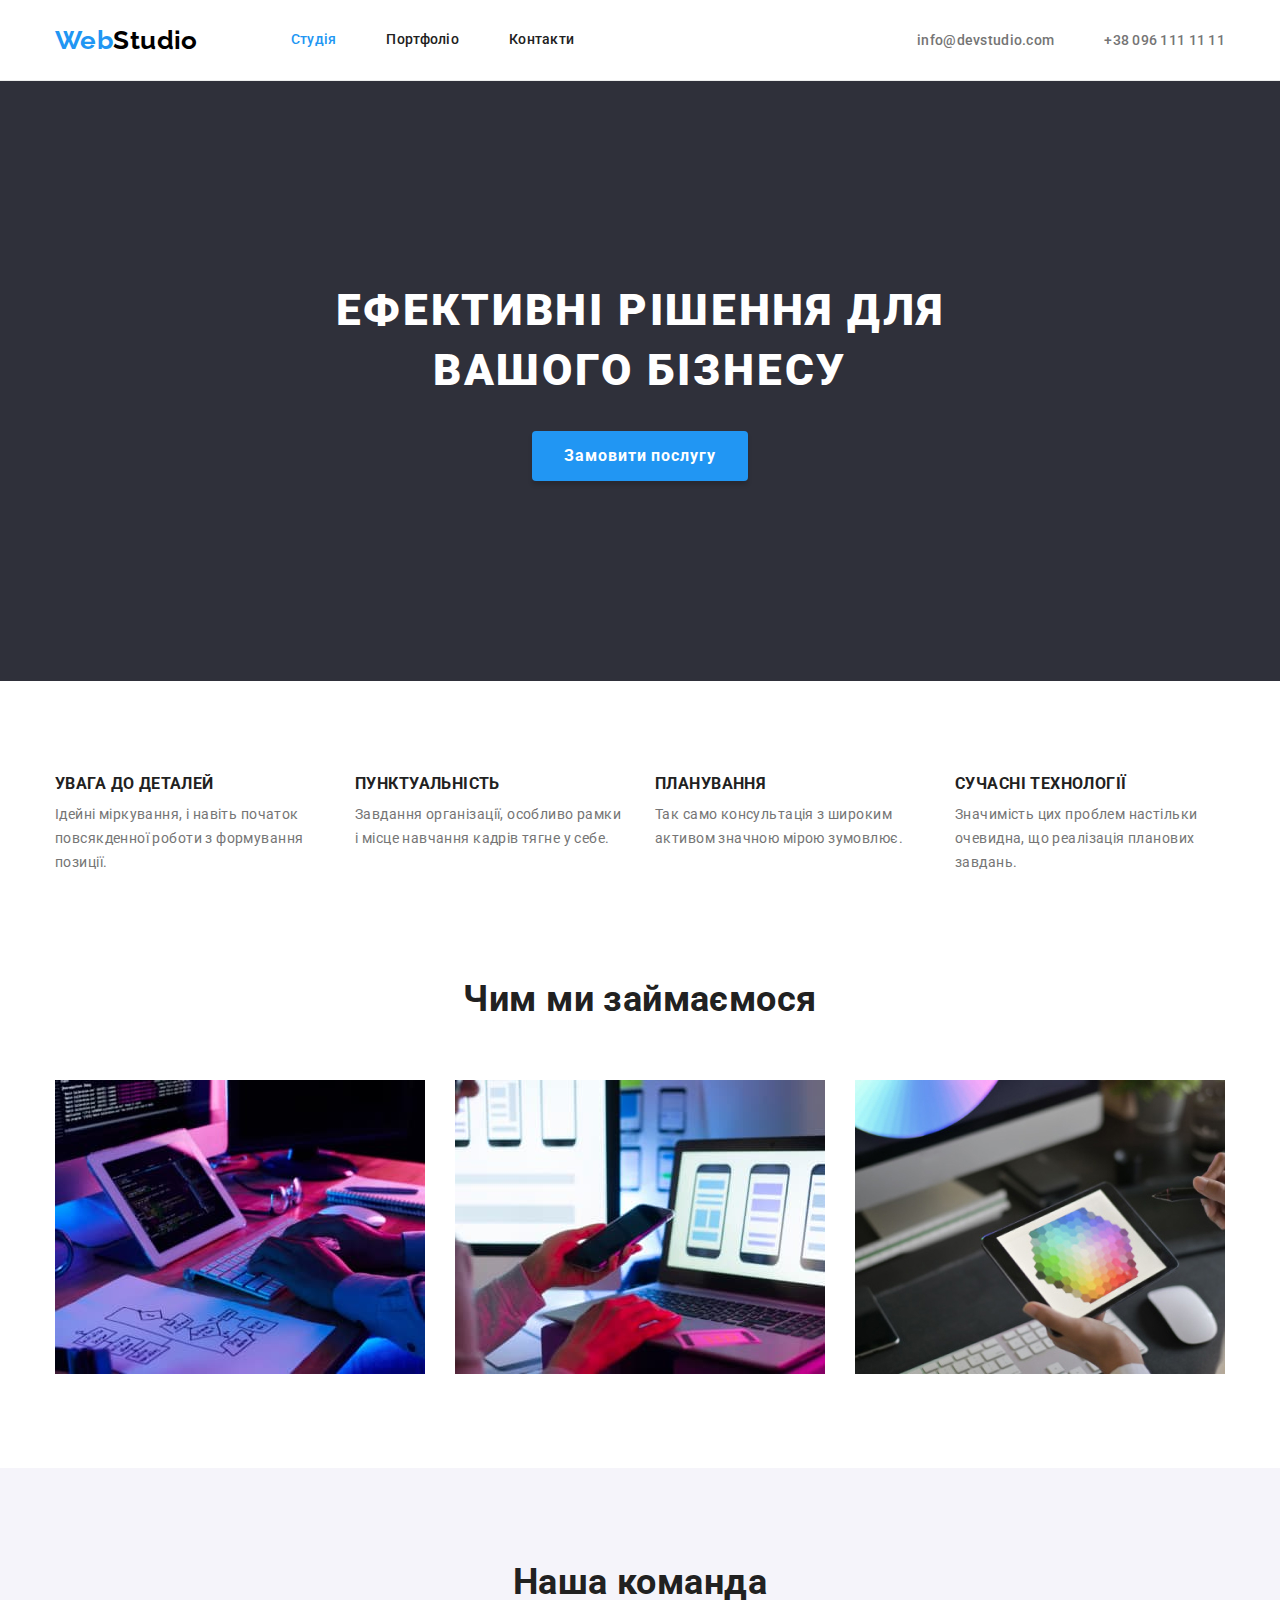
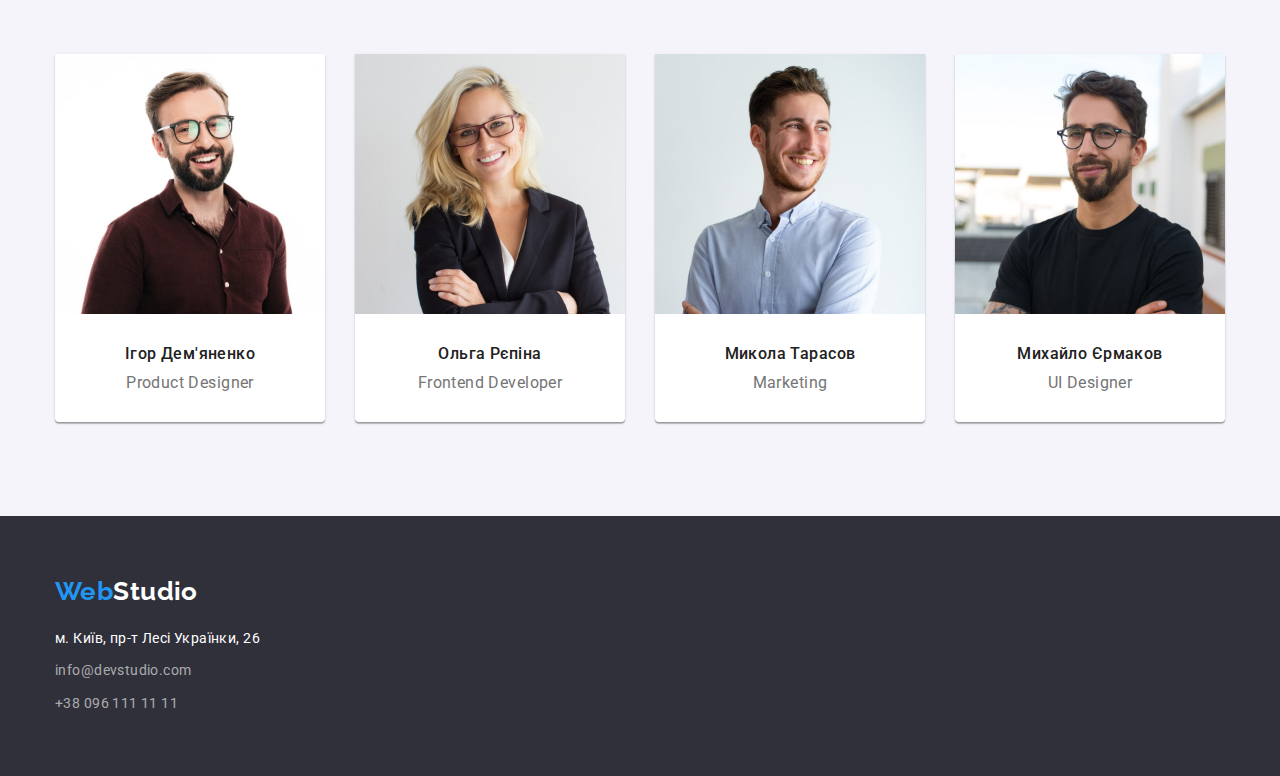
<file: index.html>
<!DOCTYPE html>
<html lang="uk">
  <head>
    <meta charset="UTF-8" />
    <meta http-equiv="X-UA-Compatible" content="IE=edge" />
    <meta name="viewport" content="width=device-width, initial-scale=1.0" />
    <title>studio</title>
    <link rel="preconnect" href="https://fonts.googleapis.com" />
    <link rel="preconnect" href="https://fonts.gstatic.com" crossorigin />
    <link
      href="https://fonts.googleapis.com/css2?family=Raleway:wght@700&family=Roboto:wght@400;500;700;900&display=swap"
      rel="stylesheet"
    />
    <link
      rel="stylesheet"
      href="https://cdnjs.cloudflare.com/ajax/libs/modern-normalize/1.0.0/modern-normalize.min.css"
    />
    <link rel="stylesheet" href="./css/styles.css" />
  </head>
  <body>
    <!-- Шапка -->
    <header class="page-header">
      <div class="container-header container">
        <nav class="navigation">
          <div>
            <a class="logo link" href="./index.html"
              >Web<span class="header-rigth-logo">Studio</span></a
            >
          </div>
          <ul class="menu list">
            <li><a class="menu-link link current" href="./index.html">Студія</a></li>
            <li><a class="menu-link link" href="./portfolio.html">Портфоліо</a></li>
            <li><a class="menu-link link" href="">Контакти</a></li>
          </ul>
        </nav>
        <ul class="contacts-list list">
          <li>
            <a class="contacts-link link" href="mailto:info@devstudio.com">info@devstudio.com</a>
          </li>
          <li>
            <a class="contacts-link link" href="tel:+380961111111">+38 096 111 11 11</a>
          </li>
        </ul>
      </div>
    </header>

    <main>
      <!-- герой -->
      <section class="hero section">
        <div class="container">
          <h1 class="hero-title">Ефективні рішення для вашого бізнесу</h1>
          <button class="hero-btn" type="button">Замовити послугу</button>
        </div>
      </section>

      <!-- Особливості -->
      <section class="features section">
        <div class="container">
          <h2 class="visually-hidden">Наші особливості</h2>
          <ul class="features-list list">
            <li class="features-item">
              <h3 class="feature-title">УВАГА ДО ДЕТАЛЕЙ</h3>
              <p class="feature-description">
                Ідейні міркування, і навіть початок повсякденної роботи з формування позиції.
              </p>
            </li>
            <li class="features-item">
              <h3 class="feature-title">ПУНКТУАЛЬНІСТЬ</h3>
              <p class="feature-description">
                Завдання організації, особливо рамки і місце навчання кадрів тягне у себе.
              </p>
            </li>
            <li class="features-item">
              <h3 class="feature-title">ПЛАНУВАННЯ</h3>
              <p class="feature-description">
                Так само консультація з широким активом значною мірою зумовлює.
              </p>
            </li>
            <li class="features-item">
              <h3 class="feature-title">СУЧАСНІ ТЕХНОЛОГІЇ</h3>
              <p class="feature-description">
                Значимість цих проблем настільки очевидна, що реалізація планових завдань.
              </p>
            </li>
          </ul>
        </div>
      </section>

      <!-- Чим ми займаємося -->
      <section class="section services">
        <div class="container">
          <h2 class="services-title">Чим ми займаємося</h2>
          <ul class="services-list list">
            <li class="service-item">
              <img class="services-img" src="./images/coding.jpg" alt="Розробка ПЗ" width="370" />
            </li>
            <li class="service-item">
              <img
                class="services-img"
                src="./images/testing.jpg"
                alt="Тестування ПЗ"
                width="370"
              />
            </li>
            <li class="service-item">
              <img class="services-img" src="./images/design.jpg" alt="Дизайн" width="370" />
            </li>
          </ul>
        </div>
      </section>

      <!-- Наша команда -->
      <section class="team section">
        <div class="container">
          <h2 class="team-title">Наша команда</h2>
          <ul class="team-list list">
            <li class="team-card">
              <img
                class="team-card-img"
                src="./images/team-card1.jpg"
                alt="Портрет Ігора Дем'яненко"
                width="270"
              />
              <h3 class="team-card-name">Ігор Дем'яненко</h3>
              <p class="team-card-work-position">Product Designer</p>
            </li>
            <li class="team-card">
              <img
                class="team-card-img"
                src="./images/team-card2.jpg"
                alt="Портрет Ольги Рєпіної"
                width="270"
              />
              <h3 class="team-card-name">Ольга Рєпіна</h3>
              <p class="team-card-work-position">Frontend Developer</p>
            </li>
            <li class="team-card">
              <img
                class="team-card-img"
                src="./images/team-card3.jpg"
                alt="Портрет Миколи Тарасова"
                width="270"
              />
              <h3 class="team-card-name">Микола Тарасов</h3>
              <p class="team-card-work-position">Marketing</p>
            </li>
            <li class="team-card">
              <img
                class="team-card-img"
                src="./images/team-card4.jpg"
                alt="Портрет Михайла Єрмакова"
                width="270"
              />
              <h3 class="team-card-name">Михайло Єрмаков</h3>
              <p class="team-card-work-position">UI Designer</p>
            </li>
          </ul>
        </div>
      </section>
    </main>

    <!-- Підвал -->
    <footer class="page-footer">
      <div class="container">
        <a class="logo link" href="./index.html"
          >Web<span class="footer-rigth-logo">Studio</span></a
        >
        <address class="address-contacts">
          <ul class="address-list list">
            <li class="address-item">
              <a
                class="address-map-link link"
                href="https://goo.gl/maps/CPtrU1FHBa2aNyZL9"
                target="_blank"
                rel="noopener noreferrer nofollow"
                >м. Київ, пр-т Лесі Українки, 26</a
              >
            </li>
            <li class="address-item">
              <a class="address-link link" href="mailto:info@devstudio.com">info@devstudio.com</a>
            </li class="address-item">
            <li><a class="address-link link" href="tel:+380961111111">+38 096 111 11 11</a></li>
          </ul>
        </address>
      </div>
    </footer>
  </body>
</html>
</file>
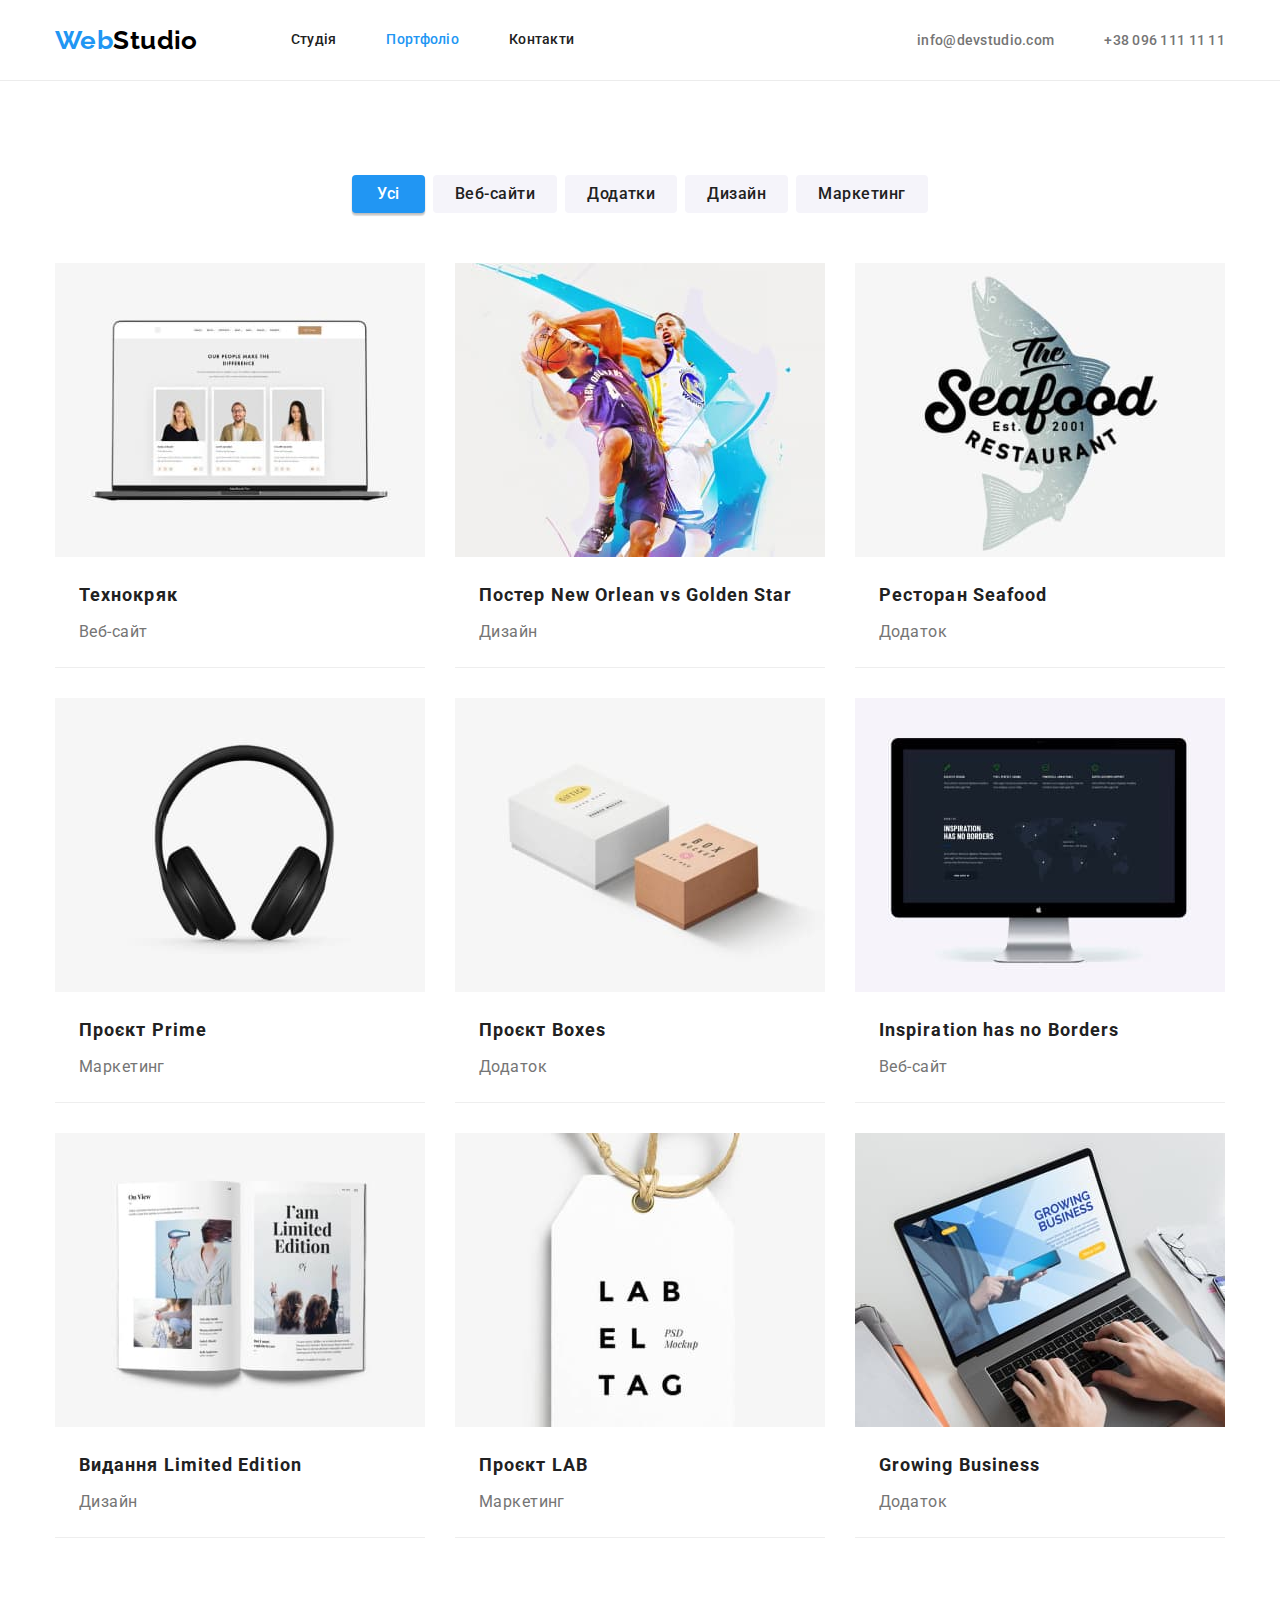
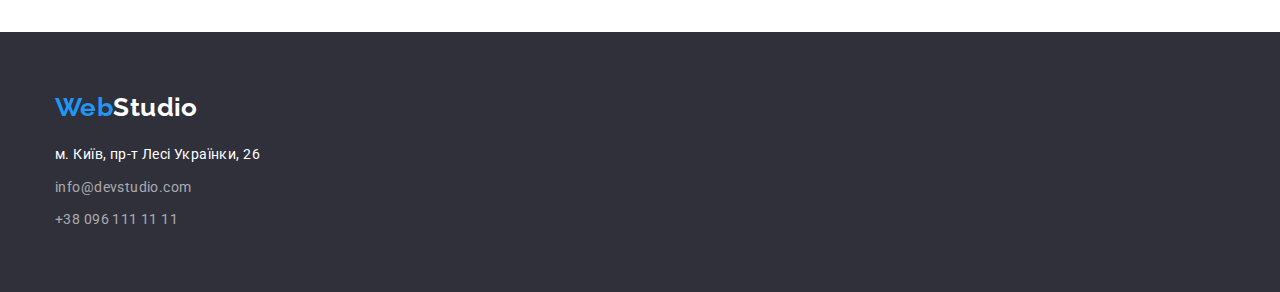
<file: portfolio.html>
<!DOCTYPE html>
<html lang="uk">
  <head>
    <meta charset="UTF-8" />
    <meta http-equiv="X-UA-Compatible" content="IE=edge" />
    <meta name="viewport" content="width=device-width, initial-scale=1.0" />
    <title>portfolio</title>
    <link rel="preconnect" href="https://fonts.googleapis.com" />
    <link rel="preconnect" href="https://fonts.gstatic.com" crossorigin />
    <link
      href="https://fonts.googleapis.com/css2?family=Raleway:wght@700&family=Roboto:wght@400;500;700;900&display=swap"
      rel="stylesheet"
    />
    <link
      rel="stylesheet"
      href="https://cdnjs.cloudflare.com/ajax/libs/modern-normalize/1.0.0/modern-normalize.min.css"
    />
    <link rel="stylesheet" href="./css/styles.css" />
  </head>
  <body>
    <!-- Шапка -->
    <header class="page-header">
      <div class="container container-header">
        <nav class="navigation">
          <div>
            <a class="logo link" href="./index.html"
              >Web<span class="header-rigth-logo">Studio</span></a
            >
          </div>
          <ul class="menu list">
            <li><a class="menu-link link" href="./index.html">Студія</a></li>
            <li><a class="menu-link link current" href="./portfolio.html">Портфоліо</a></li>
            <li><a class="menu-link link" href="">Контакти</a></li>
          </ul>
        </nav>
        <ul class="contacts-list list">
          <li>
            <a class="contacts-link link" href="mailto:info@devstudio.com">info@devstudio.com</a>
          </li>
          <li>
            <a class="contacts-link link" href="tel:+380961111111">+38 096 111 11 11</a>
          </li>
        </ul>
      </div>
    </header>

    <main>
      <!-- Наші проекти -->
      <section class="section">
        <div class="container">
          <h1 class="visually-hidden">Наші проекти</h1>
          <!-- Фільтр робіт -->
          <ul class="filter-list list">
            <li class="filter-item">
              <button class="filter-btn current-btn filter-first-btn" type="button">Усі</button>
            </li>
            <li class="filter-item"><button class="filter-btn" type="button">Веб-сайти</button></li>
            <li class="filter-item"><button class="filter-btn" type="button">Додатки</button></li>
            <li class="filter-item"><button class="filter-btn" type="button">Дизайн</button></li>
            <li class="filter-item"><button class="filter-btn" type="button">Маркетинг</button></li>
          </ul>

          <ul class="projects-list list">
            <li class="project-group">
              <a class="project-link link" href="">
                <img
                  class="project-img images"
                  src="./images/portfolio-project-technokriak.jpg"
                  alt="Веб-сайт Технокряк"
                  width="370"
                />
                <div class="project-title">
                  <h2 class="project-name">Технокряк</h2>
                  <p class="project-type">Веб-сайт</p>
                </div>
              </a>
            </li>
            <li class="project-group">
              <a class="project-link link" href="">
                <img
                  class="project-img images"
                  src="./images/portfolio-project-new-orlean-vs-golden-star.jpg"
                  alt="Дизайн поста Новий Орлеан проти Голден Стар"
                  width="370"
                />
                <div class="project-title">
                  <h2 class="project-name">Постер New Orlean vs Golden Star</h2>
                  <p class="project-type">Дизайн</p>
                </div>
              </a>
            </li>
            <li class="project-group">
              <a class="project-link link" href="">
                <img
                  class="project-img images"
                  src="./images/portfolio-project-seafood.jpg"
                  alt="Логотип додатку Seafood"
                  width="370"
                />
                <div class="project-title">
                  <h2 class="project-name">Ресторан Seafood</h2>
                  <p class="project-type">Додаток</p>
                </div>
              </a>
            </li>
            <li class="project-group">
              <a class="project-link link" href="">
                <img
                  class="project-img images"
                  src="./images/portfolio-project-prime.jpg"
                  alt="Логотип проекту Prime"
                  width="370"
                />
                <div class="project-title">
                  <h2 class="project-name">Проєкт Prime</h2>
                  <p class="project-type">Маркетинг</p>
                </div>
              </a>
            </li>
            <li class="project-group">
              <a class="project-link link" href="">
                <img
                  class="project-img images"
                  src="./images/portfolio-project-boxes.jpg"
                  alt="Логотип додатку Boxes"
                  width="370"
                />
                <div class="project-title">
                  <h2 class="project-name">Проєкт Boxes</h2>
                  <p class="project-type">Додаток</p>
                </div>
              </a>
            </li>
            <li class="project-group">
              <a class="project-link link" href="">
                <img
                  class="project-img images"
                  src="./images/portfolio-project-inspiration-has-no-Borders.jpg"
                  alt="Веб-сайт Inspiration has no Borders"
                  width="370"
                />
                <div class="project-title">
                  <h2 class="project-name">Inspiration has no Borders</h2>
                  <p class="project-type">Веб-сайт</p>
                </div>
              </a>
            </li>
            <li class="project-group">
              <a class="project-link link" href="">
                <img
                  class="project-img images"
                  src="./images/portfolio-project-limited-edition.jpg"
                  alt="Дизайн видання Limited Edition"
                  width="370"
                />
                <div class="project-title">
                  <h2 class="project-name">Видання Limited Edition</h2>
                  <p class="project-type">Дизайн</p>
                </div>
              </a>
            </li>
            <li class="project-group">
              <a class="project-link link" href="">
                <img
                  class="project-img images"
                  src="./images/portfolio-project-lab.jpg"
                  alt="Логотип проєкту LAB"
                  width="370"
                />
                <div class="project-title">
                  <h2 class="project-name">Проєкт LAB</h2>
                  <p class="project-type">Маркетинг</p>
                </div>
              </a>
            </li>
            <li class="project-group">
              <a class="project-link link" href="">
                <img
                  class="project-img images"
                  src="./images/portfolio-project-growing-business.jpg"
                  alt="Додаток Growing Business"
                  width="370"
                />
                <div class="project-title">
                  <h2 class="project-name">Growing Business</h2>
                  <p class="project-type">Додаток</p>
                </div>
              </a>
            </li>
          </ul>
        </div>
      </section>
    </main>

    <!-- Підвал -->
    <footer class="page-footer">
      <div class="container">
        <a class="logo link" href="./index.html"
          >Web<span class="footer-rigth-logo">Studio</span></a
        >
        <address class="address-contacts">
          <ul class="address-list list">
            <li class="address-item">
              <a
                class="address-map-link link"
                href="https://goo.gl/maps/CPtrU1FHBa2aNyZL9"
                target="_blank"
                rel="noopener noreferrer nofollow"
                >м. Київ, пр-т Лесі Українки, 26</a
              >
            </li>
            <li class="address-item">
              <a class="address-link link" href="mailto:info@devstudio.com">info@devstudio.com</a>
            </li class="address-item">
            <li><a class="address-link link" href="tel:+380961111111">+38 096 111 11 11</a></li>
          </ul>
        </address>
      </div>
    </footer>
  </body>
</html>
</file>
<file: css/styles.css>
:root {
 --primary-color: #212121;
 --second-color: #757575;
 --third-color: #FFFFFF;
 --fourth-color: #F5F4FA;
 --active-color: #2196F3;

 --dark-background-color: #2F303A;
 --hero-button-background-active-color: #188CE8;
 
 --address-link-color: rgba(255, 255, 255, 0.6);
}

body {
    font-family: 'Roboto', sans-serif;
    font-size: 14px;
    letter-spacing: 0.03em;
    color: var(--primary-color);
    background-color: var(--third-color);
}

h1, h2, h3, h4, h5
p {
    margin-top: 0;
    margin-bottom: 0;
}

ul,
ol {
    margin-top: 0;
    margin-bottom: 0;
    padding-left: 0;
}

.link {
    text-decoration: none;
}

.list {
    list-style: none;
}

img {
    display: block;
}

button {
    cursor: pointer;
}

.visually-hidden {
    position: absolute;
    white-space: nowrap;
    width: 1px;
    height: 1px;
    overflow: hidden;
    border: 0;
    padding: 0;
    clip: rect(0 0 0 0);
    clip-path: inset(50%);
    margin: -1px;
}

.container {
    width: 1200px;
    margin-left: auto;
    margin-right: auto;
    padding-left: 15px;
    padding-right: 15px;
}

.section {
    padding-top: 94px;
    padding-bottom: 94px;
}

/* ######### HEADER START ######### */
.page-header
{
    border-bottom: 1px solid #ECECEC;
}

.container-header {
    display: flex;
    align-items: center;
}

.navigation {
    display: flex;
    align-items: center;
}
.navigation div {
    margin-right: 93px;
}

.logo {
    font-family: 'Raleway', sans-serif;
    font-style: normal;
    font-weight: 700;
    font-size: 26px;
    line-height: 1.19;
    color: var(--active-color);
}

.header-rigth-logo {
    color: #000000;
}

.menu {
    display: flex;
}

.menu li:not(:last-child),
.contacts-list li:not(:last-child) {
    margin-right: 50px;
}

.menu-link {
    display: block;
    padding-top: 32px;
    padding-bottom: 32px;
    font-weight: 500;
    line-height: 1.14;
    letter-spacing: 0.02em;
    color: inherit;
}

.menu-link:hover,
.menu-link:focus,
.contacts-link:hover,
.contacts-link:focus,
.current {
    color: var(--active-color);
}

.contacts-list {
    display: flex;
    margin-left: auto;
}

.contacts-link {
    font-weight: 500;
    line-height: 1.14;
    letter-spacing: 0.02em;
    color:var(--second-color);

    padding-top: 32px;
    padding-bottom: 32px;
}


/* ######### HEADER END ######### */

/* ######### STUDIO MAIN START ######### */
.hero {
    background-color:var(--dark-background-color);
    padding: 200px 0;
}

.hero-title {
    margin: inherit;
    margin-bottom: 30px;
    width: 696px;
    
    font-weight: 900;
    font-size: 44px;
    line-height: 1.36;
    text-align: center;
    letter-spacing: 0.06em;
    text-transform: uppercase;
    color:var(--third-color);
}
.hero-btn {
    margin: 0 auto;
    display: block;
    
    font-weight: 700;
    font-size: 16px;
    line-height: 1.875;
    text-align: center;
    letter-spacing: 0.06em;
    color: var(--third-color);
    background: var(--active-color);
    box-shadow: 0px 4px 4px rgba(0, 0, 0, 0.15);
    border-radius: 4px;
    border: 0;
    padding: 10px 32px;
}

.hero-btn:hover, .hero-btn:focus {
    background:var(--hero-button-background-active-color);
}

/* Особливості */
.features {

}

.features-list {
    display: flex;
}

.features-item {
    width: 270px;
}

.features-item:not(:last-child) {
    margin-right: 30px;
}

.feature-title {
    line-height: 1.14;
    text-transform: uppercase;
    margin-bottom: 10px;
}

.feature-description {
    line-height: 1.7;
    color: var(--second-color);
    margin: 0;
}

/* Чим ми займаємося */
.services {
    padding-top: 0px;
}

.services-title {
    font-size: 36px;
    line-height: 1.7;
    text-align: center;
    margin-bottom: 50px;
}

.services-list {
    display: flex;
    flex-wrap: wrap;
}

.service-item:not(:last-child) {
    margin-right: 30px;
} 

/* Наша команда */
.team {
    background-color: var(--fourth-color);
}

.team-title {
    font-size: 36px;
    line-height: 1.16;
    text-align: center;
    margin-bottom: 50px;
}

.team-list {
    display: flex;
    flex-wrap: wrap;
    gap: 30px;
}

.team-card {
    background-color: var(--third-color);
    box-shadow: 0px 1px 3px rgba(0, 0, 0, 0.12), 0px 1px 1px rgba(0, 0, 0, 0.14), 0px 2px 1px rgba(0, 0, 0, 0.2);
    border-radius: 0px 0px 4px 4px;
}

.team-card-img {
    border-radius: 0px;
    padding-bottom: 30px;
}

.team-card-name {
    font-weight: 500;
    font-size: 16px;
    line-height: 1.19;
    text-align: center;
    margin-bottom: 10px;
}

.team-card-work-position {
    font-size: 16px;
    line-height: 1.19;
    text-align: center;
    color: var(--second-color);
    margin:inherit;
    padding-bottom: 30px;
}
/* ######### STUDIO MAIN END ######### */

/* ######### FOOTER START ######### */
.page-footer {
    background-color: var(--dark-background-color);
    padding-top: 60px;
    padding-bottom: 60px;
}

.footer-rigth-logo {
    color: var(--third-color);
}

.address-contacts {
    margin-top: 20px;
}

.address-list {
    font-style: normal;
}

.address-item:not(:last-child) {
    margin-bottom: 9px;
}

.address-map-link {
    line-height: 1.7;
    color: var(--third-color);
}

.address-link:hover,
.address-link:focus {
    color: var(--active-color);
}

.address-link {
    line-height: 1.7;
    color: var(--address-link-color);
}
/* ######### FOOTER END ######### */

/* ######### MAIN PORTFOLIO START ######### */
.filter-list {
    display: flex;
    margin-bottom: 50px;
    justify-content: center;
}

.filter-item:not(:last-child) {
    margin-right: 8px;
}

.filter-btn {
    padding: 6px 22px;

    font-family: inherit;
    font-weight: 500;
    font-size: 16px;
    line-height: 1.625;
    text-align: center;
    letter-spacing: 0.03em;
    color:inherit;
    background: var(--fourth-color);
    border-radius: 4px;
    border: 0;
}
.filter-first-btn {
    padding: 6px 25px;
}

.filter-btn:hover,
.filter-btn:focus,
.current-btn {
    cursor: pointer;
    color: var(--third-color);
    background: var(--active-color);
    box-shadow: 0px 3px 1px rgba(0, 0, 0, 0.1), 0px 1px 2px rgba(0, 0, 0, 0.08), 0px 2px 2px rgba(0, 0, 0, 0.12);
}

.projects-list {
    display:flex;
    flex-wrap: wrap;
    gap: 30px;
}

.project-group {
    background: var(--third-color);
    border-bottom: 1px solid #EEEEEE;
}

.project-link {
    color: inherit;
}

.project-name {
    font-size: 18px;
    line-height: 2;
    letter-spacing: 0.06em;
    margin-bottom: 4px;
}

.project-group p {
    margin: 0;
}
.project-title {
    padding: 20px 24px;
}


.project-type {
    font-size: 16px;
    line-height: 1.875;
    color: var(--second-color);
}
/* ######### MAIN PORTFOLIO END ######### */
</file>
